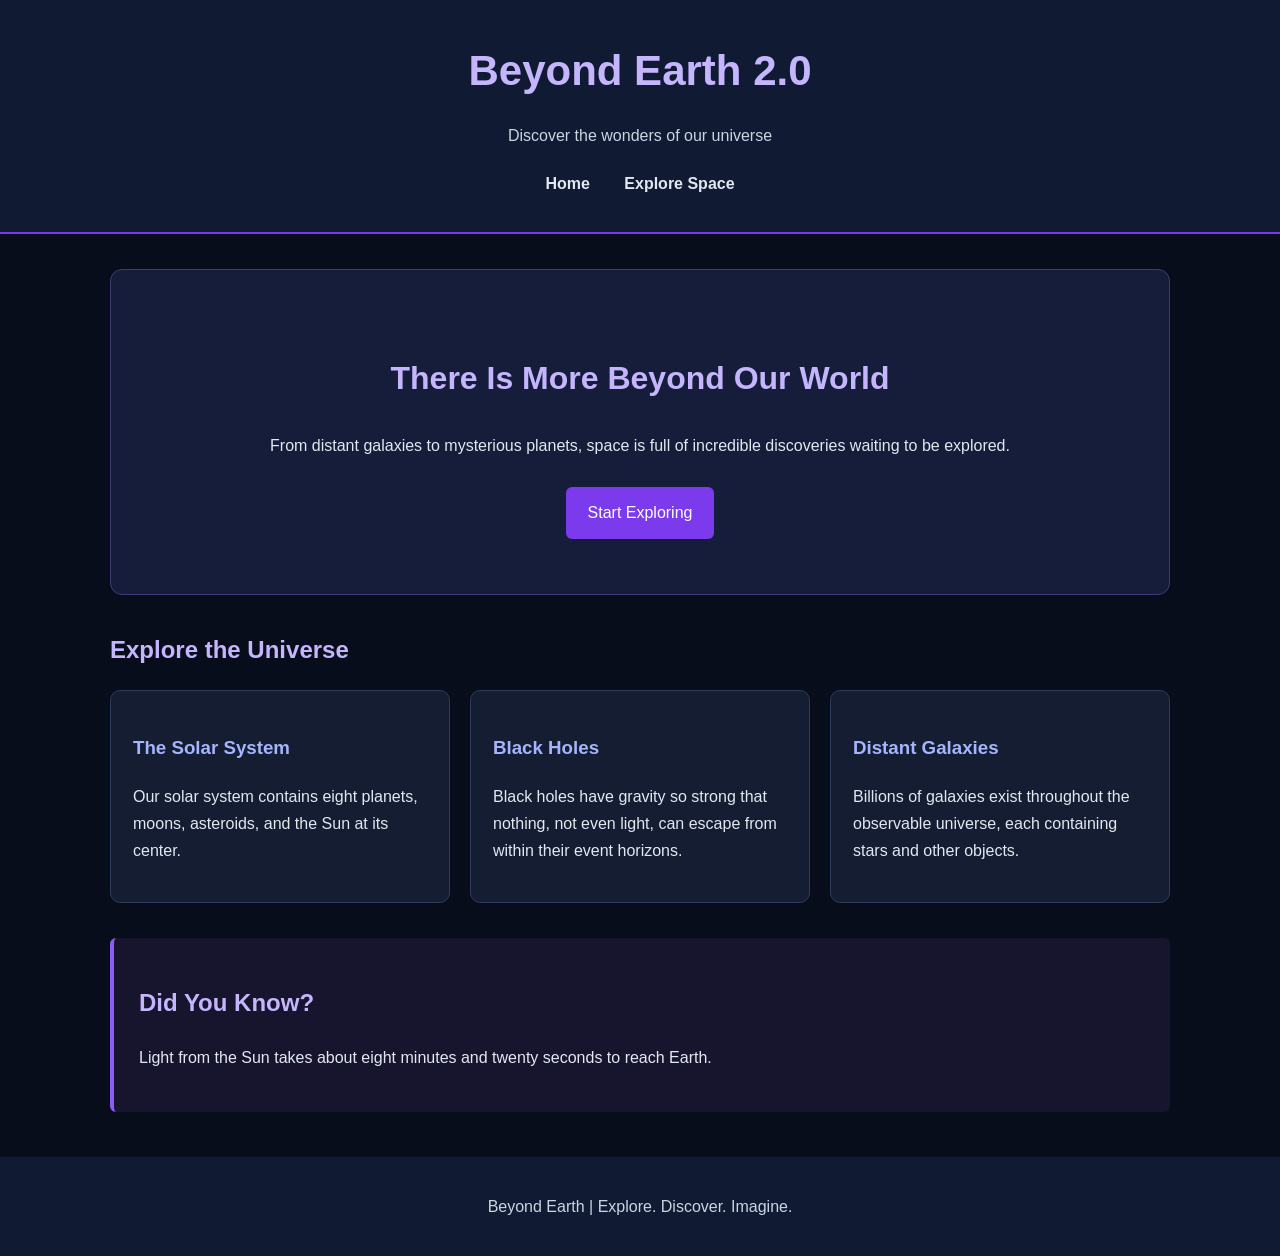
<file: Project6/web-content/index.html>
<!DOCTYPE html>
<html lang="en">
<head>
    <meta charset="UTF-8">
    <meta name="viewport" content="width=device-width, initial-scale=1.0">
    <title>Beyond Earth | Space Exploration</title>
    <link rel="stylesheet" href="style.css">
</head>
<body>
    <header>
        <h1>Beyond Earth 2.0</h1>
        <p>Discover the wonders of our universe</p>

        <nav>
            <a href="index.html">Home</a>
            <a href="about.html">Explore Space</a>
        </nav>
    </header>

    <main>
        <section class="hero">
            <h2>There Is More Beyond Our World</h2>
            <p>
                From distant galaxies to mysterious planets, space is full
                of incredible discoveries waiting to be explored.
            </p>
            <a class="button" href="about.html">Start Exploring</a>
        </section>

        <section>
            <h2>Explore the Universe</h2>

            <div class="card-container">
                <article class="card">
                    <h3>The Solar System</h3>
                    <p>
                        Our solar system contains eight planets, moons,
                        asteroids, and the Sun at its center.
                    </p>
                </article>

                <article class="card">
                    <h3>Black Holes</h3>
                    <p>
                        Black holes have gravity so strong that nothing,
                        not even light, can escape from within their event
                        horizons.
                    </p>
                </article>

                <article class="card">
                    <h3>Distant Galaxies</h3>
                    <p>
                        Billions of galaxies exist throughout the observable
                        universe, each containing stars and other objects.
                    </p>
                </article>
            </div>
        </section>

        <section class="fact">
            <h2>Did You Know?</h2>
            <p>
                Light from the Sun takes about eight minutes and twenty
                seconds to reach Earth.
            </p>
        </section>
    </main>

    <footer>
        <p>Beyond Earth | Explore. Discover. Imagine.</p>
    </footer>
</body>
</html>
</file>
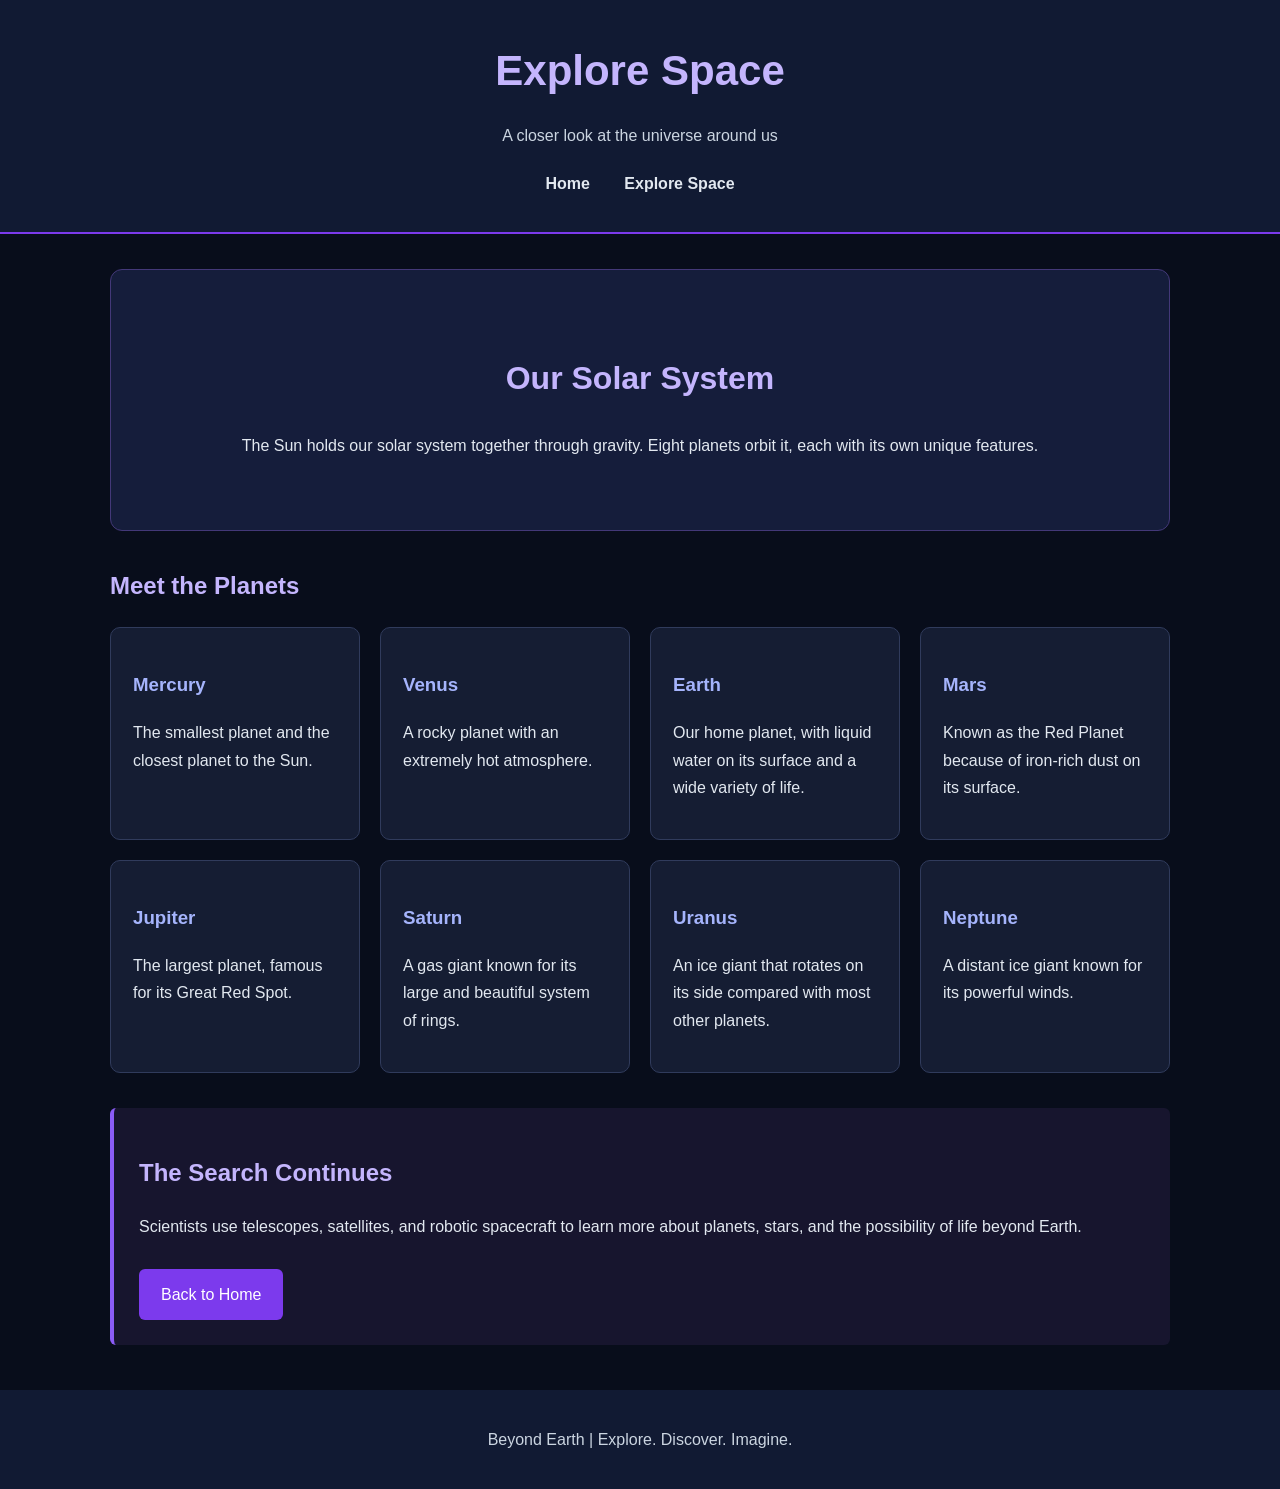
<file: Project6/web-content/about.html>
<!DOCTYPE html>
<html lang="en">
<head>
    <meta charset="UTF-8">
    <meta name="viewport" content="width=device-width, initial-scale=1.0">
    <title>Explore Space | Beyond Earth</title>
    <link rel="stylesheet" href="style.css">
</head>
<body>
    <header>
        <h1>Explore Space</h1>
        <p>A closer look at the universe around us</p>

        <nav>
            <a href="index.html">Home</a>
            <a href="about.html">Explore Space</a>
        </nav>
    </header>

    <main>
        <section class="hero">
            <h2>Our Solar System</h2>
            <p>
                The Sun holds our solar system together through gravity.
                Eight planets orbit it, each with its own unique features.
            </p>
        </section>

        <section>
            <h2>Meet the Planets</h2>

            <div class="card-container">
                <article class="card">
                    <h3>Mercury</h3>
                    <p>
                        The smallest planet and the closest planet to the Sun.
                    </p>
                </article>

                <article class="card">
                    <h3>Venus</h3>
                    <p>
                        A rocky planet with an extremely hot atmosphere.
                    </p>
                </article>

                <article class="card">
                    <h3>Earth</h3>
                    <p>
                        Our home planet, with liquid water on its surface
                        and a wide variety of life.
                    </p>
                </article>

                <article class="card">
                    <h3>Mars</h3>
                    <p>
                        Known as the Red Planet because of iron-rich dust
                        on its surface.
                    </p>
                </article>

                <article class="card">
                    <h3>Jupiter</h3>
                    <p>
                        The largest planet, famous for its Great Red Spot.
                    </p>
                </article>

                <article class="card">
                    <h3>Saturn</h3>
                    <p>
                        A gas giant known for its large and beautiful
                        system of rings.
                    </p>
                </article>

                <article class="card">
                    <h3>Uranus</h3>
                    <p>
                        An ice giant that rotates on its side compared
                        with most other planets.
                    </p>
                </article>

                <article class="card">
                    <h3>Neptune</h3>
                    <p>
                        A distant ice giant known for its powerful winds.
                    </p>
                </article>
            </div>
        </section>

        <section class="fact">
            <h2>The Search Continues</h2>
            <p>
                Scientists use telescopes, satellites, and robotic
                spacecraft to learn more about planets, stars, and
                the possibility of life beyond Earth.
            </p>
            <a class="button" href="index.html">Back to Home</a>
        </section>
    </main>

    <footer>
        <p>Beyond Earth | Explore. Discover. Imagine.</p>
    </footer>
</body>
</html>
</file>
<file: Project6/web-content/style.css>
* {
    box-sizing: border-box;
}

body {
    margin: 0;
    font-family: Arial, sans-serif;
    background-color: #080d1b;
    color: #e2e8f0;
    line-height: 1.7;
}

header {
    background-color: #111a33;
    text-align: center;
    padding: 35px 20px;
    border-bottom: 2px solid #7c3aed;
}

header h1 {
    color: #c4b5fd;
    font-size: 42px;
    margin: 0;
}

header p {
    color: #cbd5e1;
}

nav {
    margin-top: 20px;
}

nav a {
    color: #e2e8f0;
    text-decoration: none;
    margin: 0 15px;
    font-weight: bold;
}

nav a:hover {
    color: #c4b5fd;
}

main {
    max-width: 1100px;
    margin: 35px auto;
    padding: 0 20px;
}

.hero {
    background-color: #151d3b;
    text-align: center;
    padding: 55px 25px;
    margin-bottom: 35px;
    border-radius: 12px;
    border: 1px solid #433878;
}

.hero h2 {
    font-size: 32px;
    color: #c4b5fd;
}

h2 {
    color: #c4b5fd;
}

.card-container {
    display: flex;
    flex-wrap: wrap;
    gap: 20px;
    margin: 20px 0 35px;
}

.card {
    flex: 1 1 220px;
    background-color: #151d33;
    padding: 22px;
    border-radius: 10px;
    border: 1px solid #303b5c;
}

.card h3 {
    color: #a5b4fc;
}

.card:hover {
    border-color: #8b5cf6;
}

.fact {
    background-color: #17152e;
    padding: 25px;
    margin: 30px 0;
    border-left: 4px solid #8b5cf6;
    border-radius: 6px;
}

.button {
    display: inline-block;
    background-color: #7c3aed;
    color: white;
    text-decoration: none;
    padding: 12px 22px;
    margin-top: 12px;
    border-radius: 6px;
}

.button:hover {
    background-color: #6d28d9;
}

footer {
    background-color: #111a33;
    color: #cbd5e1;
    text-align: center;
    padding: 20px;
    margin-top: 45px;
}

@media (max-width: 600px) {
    header h1 {
        font-size: 32px;
    }

    nav a {
        margin: 0 8px;
    }

    .hero h2 {
        font-size: 25px;
    }
}
</file>
